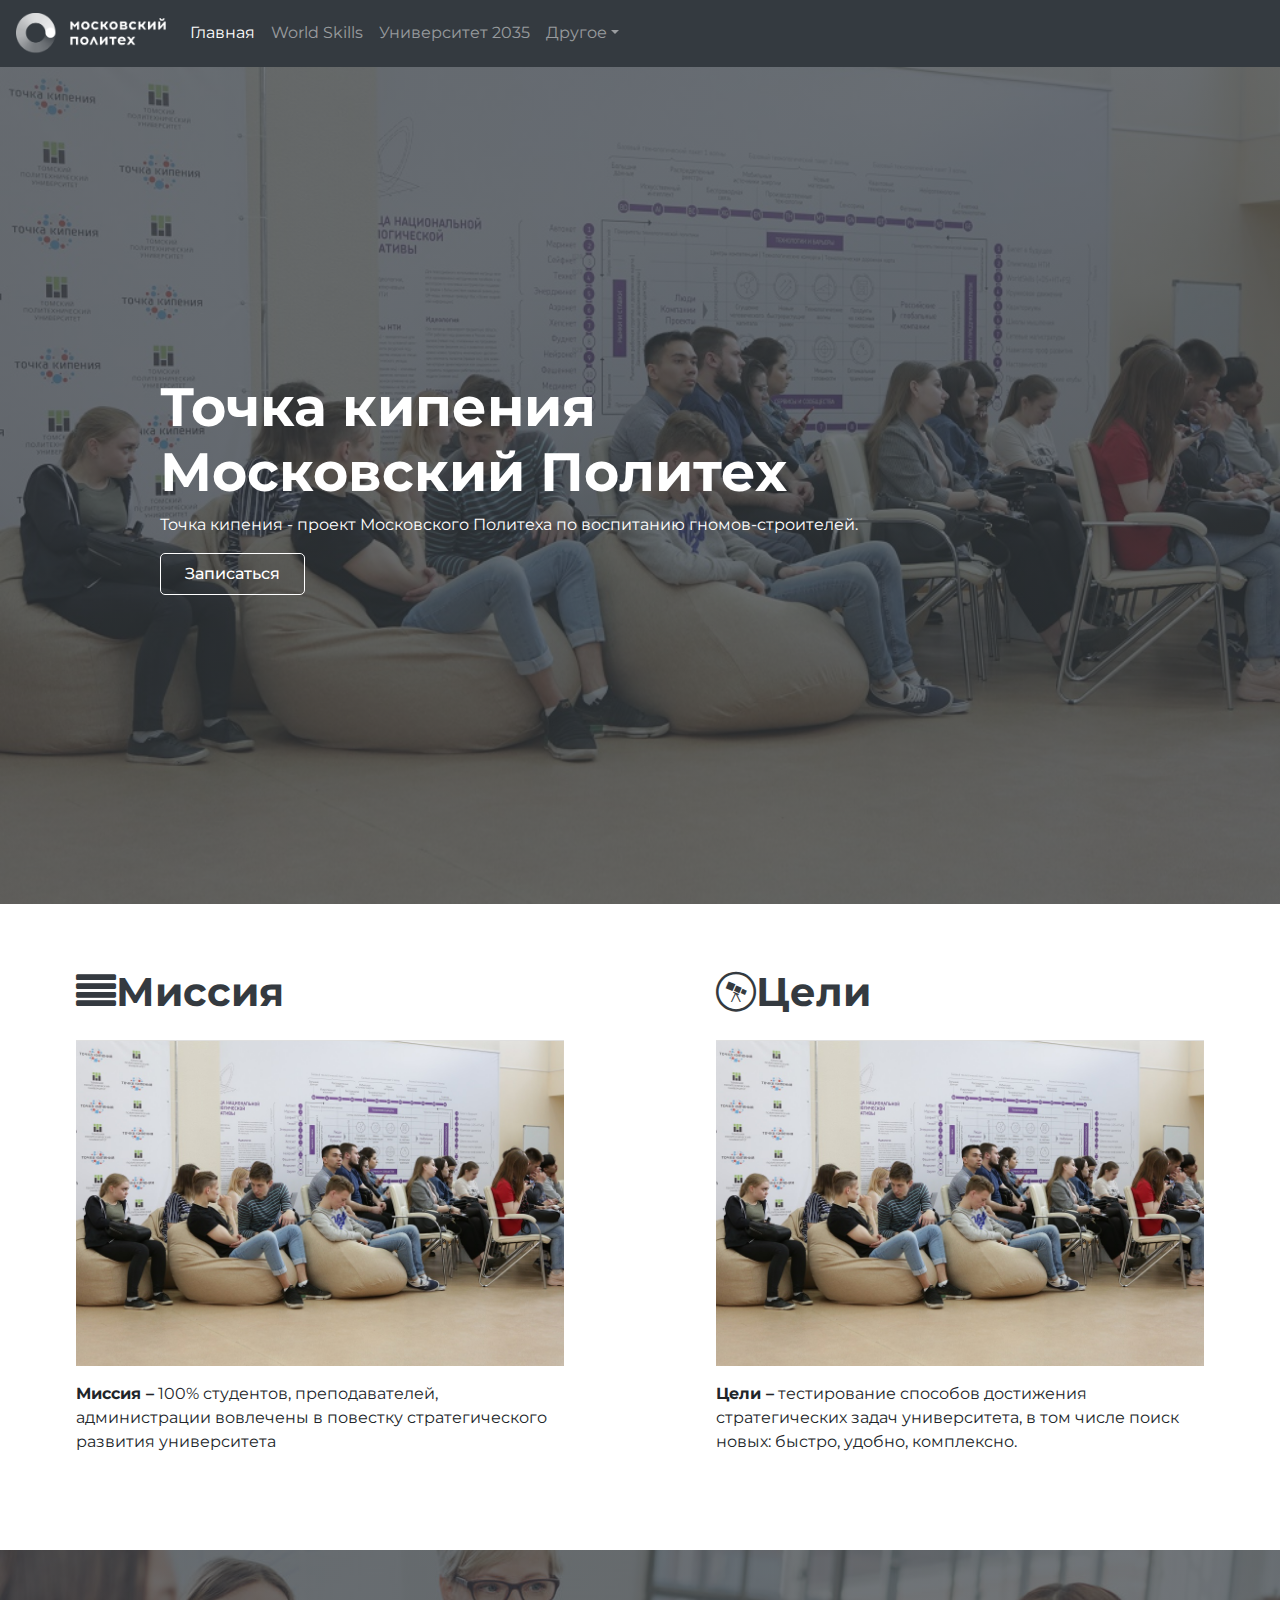
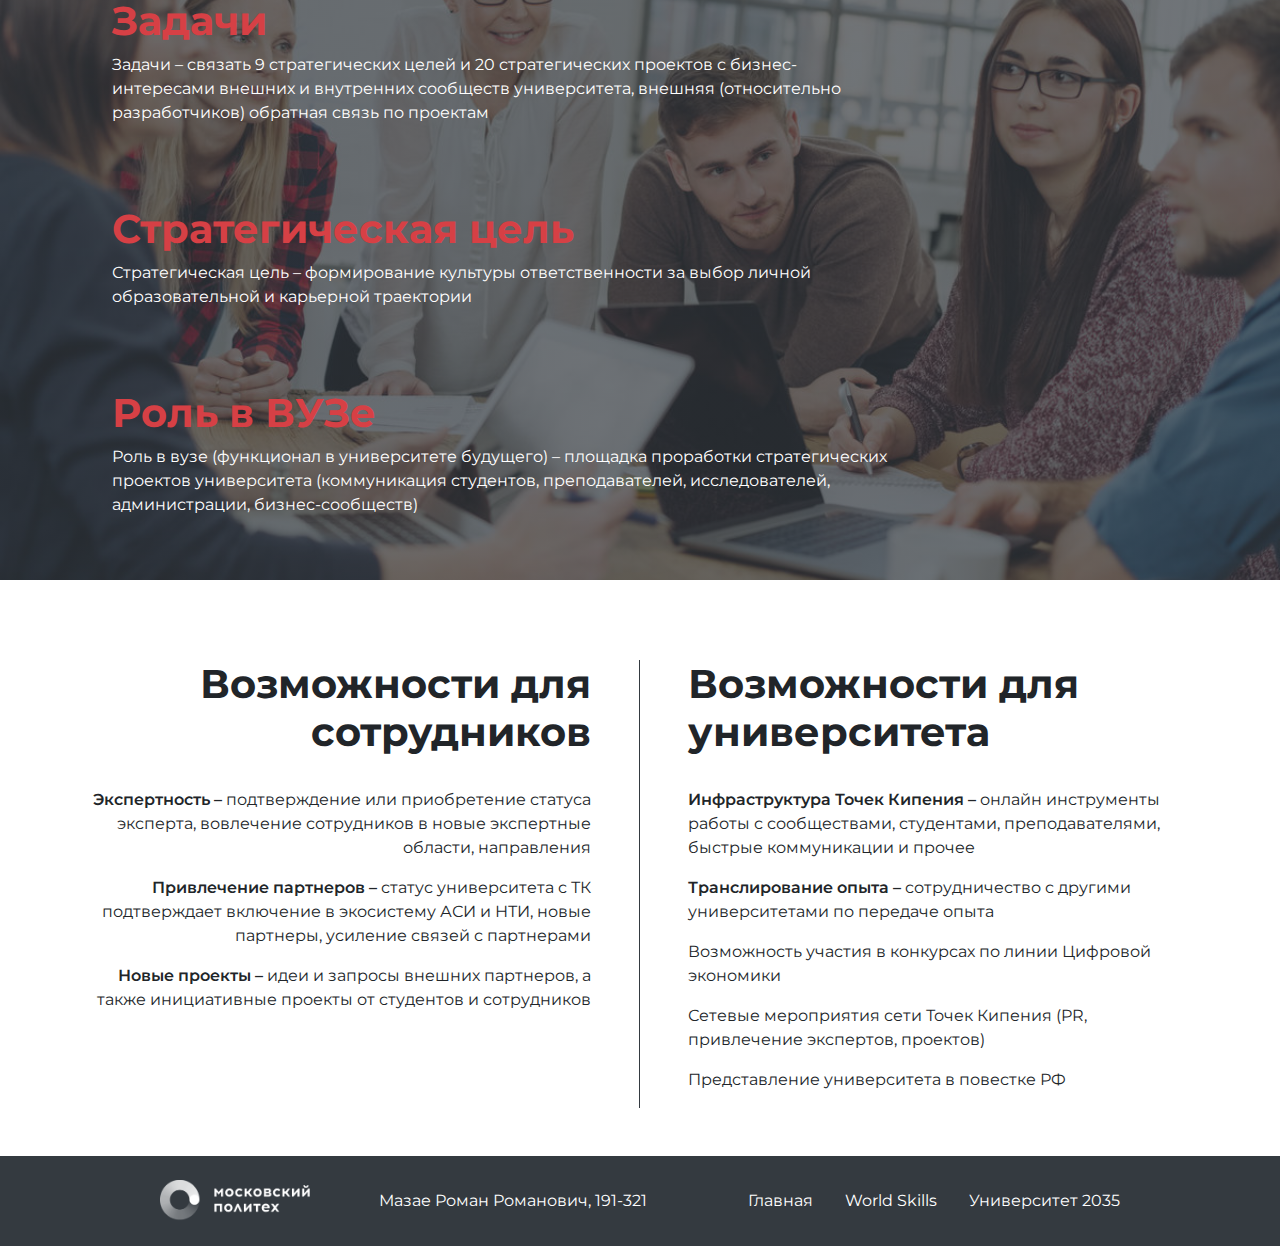
<file: index.html>
<!doctype html>
<html lang="en">

<head>
    <meta charset="UTF-8">
    <meta name="viewport" content="width=device-width, user-scalable=no, initial-scale=1.0, maximum-scale=1.0, minimum-scale=1.0">
    <meta http-equiv="X-UA-Compatible" content="ie=edge">
    <title>RK-2 WEB Mazaev</title>
    <link rel="stylesheet" href="css/styles.css">
    <link rel="stylesheet" href="css/styles.min.css">
    <link href="https://fonts.googleapis.com/css2?family=Montserrat:wght@400;500;600;700&display=swap" rel="stylesheet">
    <link rel="stylesheet" href="fa\css\font-awesome.min.css">
    <link rel="stylesheet" href="https://maxcdn.bootstrapcdn.com/bootstrap/4.0.0/css/bootstrap.min.css" integrity="sha384-Gn5384xqQ1aoWXA+058RXPxPg6fy4IWvTNh0E263XmFcJlSAwiGgFAW/dAiS6JXm" crossorigin="anonymous">
</head>

<body>
    <div class="main">
        <header>
            <div class="main__header">
                <nav class="navbar navbar-expand-lg navbar-dark bg-dark">
                    <a class="navbar-brand" href="#">
                        <img src="./img/logo.png" alt="" width="150">
                    </a>
                    <button class="navbar-toggler" type="button" data-toggle="collapse" data-target="#navbarSupportedContent" aria-controls="navbarSupportedContent" aria-expanded="false" aria-label="Toggle navigation">
                    <span class="navbar-toggler-icon"></span>
                </button>
                    <div class="collapse navbar-collapse" id="navbarSupportedContent">
                        <ul class="navbar-nav mr-auto">
                            <li class="nav-item active">
                                <a class="nav-link" href="index.html">Главная</a>
                            </li>
                            <li class="nav-item">
                                <a class="nav-link" href="./Ws.html">World Skills</a>
                            </li>
                            <li class="nav-item">
                                <a class="nav-link" href="./uni.html">Университет 2035</a>
                            </li>
                            <li class="nav-item">
                                <div class="dropdown">
                                    <a class="nav-link dropdown-toggle" href="#" id="dropdownMenuButton" data-toggle="dropdown" aria-haspopup="true" aria-expanded="false">Другое</a>
                                    <div class="dropdown-menu" aria-labelledby="dropdownMenuButton">
                                        <a class="dropdown-item" href="#">Движение НТИ</a>
                                        <a class="dropdown-item" href="#">Сквозные технологии</a>
                                        <a class="dropdown-item" href="#">Кружковое движение</a>
                                        <a class="dropdown-item" href="#">Точка роста</a>
                                        <a class="dropdown-item" href="#">Наставничество</a>
                                        <a class="dropdown-item" href="#">Кадры в ЦЭ</a>
                                        <a class="dropdown-item" href="#">Университет 2035</a>
                                    </div>
                                </div>
                            </li>
                        </ul>
                    </div>
                </nav>
            </div>
        </header>
        <main>
            <div class="main__intro">
                <h1>
                    Точка кипения
                    <br> Московский Политех
                </h1>
                <p>Точка кипения - проект Московского Политеха по воспитанию гномов-строителей.</p>
                <button class="add" data-toggle="modal" data-target="#modal">Записаться</button>
                <div class="modal fade" id="modal" tabindex="-1" role="dialog" aria-labelledby="exampleModalLabel" aria-hidden="true">
                    <div class="modal-dialog" role="document">
                        <div class="modal-content">
                            <div class="modal-header">
                                <h5 class="modal-title" id="exampleModalLabel">Записаться на Точку Кипения</h5>
                                <button type="button" class="close" data-dismiss="modal" aria-label="Close">
                                <span aria-hidden="true">&times;</span>
                            </button>
                            </div>
                            <div class="modal-body">
                                <form class="needs-validation" novalidate>
                                    <div class="form-column">
                                        <div class="col-md-4 mb-3">
                                            <label for="validationCustom01">Имя</label>
                                            <input type="text" class="form-control" id="validationCustom01" placeholder="First name" value="Mark" required>
                                            <div class="valid-feedback">
                                                Отлично!
                                            </div>
                                        </div>
                                        <div class="col-md-4 mb-3">
                                            <label for="validationCustom02">Фамилия</label>
                                            <input type="text" class="form-control" id="validationCustom02" placeholder="Last name" value="Otto" required>
                                            <div class="valid-feedback">
                                                Отлично!
                                            </div>
                                        </div>
                                        <div class="col-md-6 mb-3">
                                            <label for="validationCustomUsername">Username</label>
                                            <div class="input-group">
                                                <div class="input-group-prepend">
                                                    <span class="input-group-text" id="inputGroupPrepend">@</span>
                                                </div>
                                                <input type="text" class="form-control" id="validationCustomUsername" placeholder="Username" aria-describedby="inputGroupPrepend" required>
                                                <div class="invalid-feedback">
                                                    Выберите username.
                                                </div>
                                            </div>
                                        </div>
                                    </div>
                                    <div class="form-column">
                                        <div class="col-md-6 mb-3">
                                            <label for="validationCustom03">Город</label>
                                            <input type="text" class="form-control" id="validationCustom03" placeholder="City" required>
                                            <div class="invalid-feedback">
                                                Отлично!
                                            </div>
                                        </div>
                                    </div>
                                    <div class="form-group">
                                        <div class="form-check">
                                            <input class="form-check-input" type="checkbox" value="" id="invalidCheck" required>
                                            <label class="form-check-label" for="invalidCheck">
                                      Подтвердите согласие на обработку данных.
                                    </label>
                                            <div class="invalid-feedback">
                                                Вы должны подтвердить.
                                            </div>
                                        </div>
                                    </div>
                                    <button class="btn btn-primary" type="submit">Подтвердить</button>
                                    <button type="button" class="btn btn-secondary" data-dismiss="modal">Закрыть</button>
                                </form>
                            </div>
                            <div class="modal-footer">
                            </div>
                        </div>
                    </div>
                </div>
            </div>
            <div class="main__content container-fluid">
                <div class="row">
                    <div class="col-lg-6">
                        <div class="main__content_mission">
                            <div class="card">
                                <div class="card-header">
                                    <h1><i class="fa fa-align-justify" aria-hidden="true"></i>Миссия</h1>
                                </div>
                                <div class="card-body">
                                    <img src="./img/back.png" alt="">
                                    <p><span>Миссия –</span> 100% студентов, преподавателей, администрации вовлечены в повестку стратегического развития университета</p>
                                </div>
                            </div>
                        </div>
                    </div>
                    <div class="col-lg-6">
                        <div class="main__content_targets">
                            <div class="card">
                                <div class="card-header">
                                    <h1><i class="fa fa-wpexplorer" aria-hidden="true"></i>Цели</h1>
                                </div>
                                <div class="card-body">
                                    <img src="./img/back.png" alt="">
                                    <p><span>Цели –</span> тестирование способов достижения стратегических задач университета, в том числе поиск новых: быстро, удобно, комплексно.</p>
                                </div>
                            </div>
                        </div>
                    </div>
                </div>
                <div class="main__content_sbk">
                    <div class="main__content_tasks">
                        <h1>Задачи</h1>
                        <p>Задачи – связать 9 стратегических целей и 20 стратегических проектов с бизнес- интересами внешних и внутренних сообществ университета, внешняя (относительно разработчиков) обратная связь по проектам</p>
                    </div>
                    <div class="main__content_strategy">
                        <h1>Стратегическая цель</h1>
                        <p>Стратегическая цель – формирование культуры ответственности за выбор личной образовательной и карьерной траектории</p>
                    </div>
                    <div class="main__content_role">
                        <h1>Роль в ВУЗе</h1>
                        <p>Роль в вузе (функционал в университете будущего) – площадка проработки стратегических проектов университета (коммуникация студентов, преподавателей, исследователей, администрации, бизнес-сообществ)</p>
                    </div>
                </div>
                <div class="row">
                    <div class="col-lg-12">
                        <div class="main__content_capabilities container-fluid">
                            <div class="row">
                                <div class="col-lg-6 for-personal">
                                    <h1>Возможности для сотрудников</h1>
                                    <ul>
                                        <li><span>Экспертность –</span> подтверждение или приобретение статуса эксперта, вовлечение сотрудников в новые экспертные области, направления</li>
                                        <li><span>Привлечение партнеров –</span> статус университета с ТК подтверждает включение в экосистему АСИ и НТИ, новые партнеры, усиление связей с партнерами</li>
                                        <li><span>Новые проекты –</span> идеи и запросы внешних партнеров, а также инициативные проекты от студентов и сотрудников</li>
                                    </ul>
                                </div>
                                <div class="col-lg-6 for-uni">
                                    <h1>Возможности для университета</h1>
                                    <ul>
                                        <li><span>Инфраструктура Точек Кипения –</span> онлайн инструменты работы с сообществами, студентами, преподавателями, быстрые коммуникации и прочее</li>
                                        <li><span>Транслирование опыта –</span> сотрудничество с другими университетами по передаче опыта</li>
                                        <li>Возможность участия в конкурсах по линии Цифровой экономики</li>
                                        <li>Сетевые мероприятия сети Точек Кипения (PR, привлечение экспертов, проектов)</li>
                                        <li>Представление университета в повестке РФ</li>
                                    </ul>
                                </div>
                            </div>
                        </div>
                    </div>
                </div>
            </div>
        </main>
        <footer>
            <div class="main__footer">
                <img src="./img/logo.png" alt="" width="150">
                <p>Мазае Роман Романович, 191-321</p>
                <ul class="main__footer_navigation">
                    <li><a href="index.html">Главная</a></li>
                    <li><a href="./Ws.html">World Skills</a></li>
                    <li><a href="./uni.html">Университет 2035</a></li>
                </ul>
            </div>
        </footer>
    </div>
</body>
<script src="https://code.jquery.com/jquery-3.2.1.slim.min.js" integrity="sha384-KJ3o2DKtIkvYIK3UENzmM7KCkRr/rE9/Qpg6aAZGJwFDMVNA/GpGFF93hXpG5KkN" crossorigin="anonymous"></script>
<script src="https://cdnjs.cloudflare.com/ajax/libs/popper.js/1.12.9/umd/popper.min.js" integrity="sha384-ApNbgh9B+Y1QKtv3Rn7W3mgPxhU9K/ScQsAP7hUibX39j7fakFPskvXusvfa0b4Q" crossorigin="anonymous"></script>
<script src="https://maxcdn.bootstrapcdn.com/bootstrap/4.0.0/js/bootstrap.min.js" integrity="sha384-JZR6Spejh4U02d8jOt6vLEHfe/JQGiRRSQQxSfFWpi1MquVdAyjUar5+76PVCmYl" crossorigin="anonymous"></script>

</html>
</file>
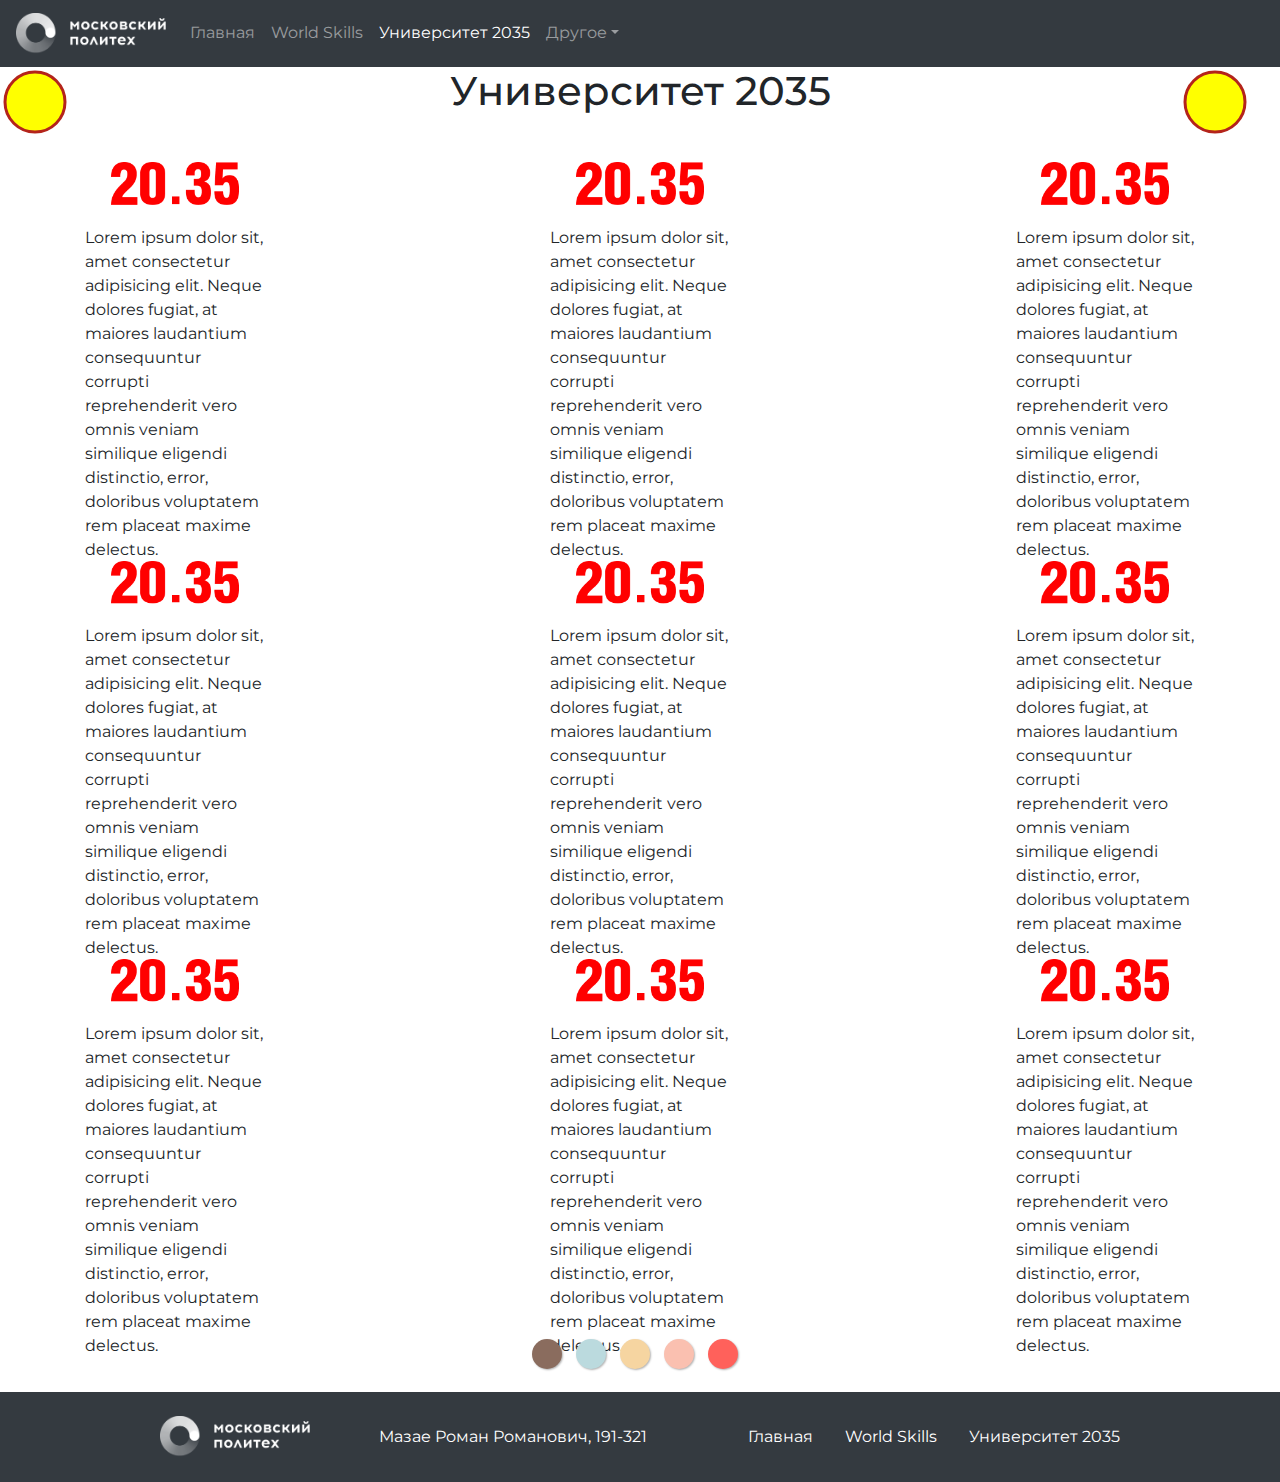
<file: uni.html>
<!doctype html>
<html lang="en">

<head>
    <meta charset="UTF-8">
    <meta name="viewport" content="width=device-width, user-scalable=no, initial-scale=1.0, maximum-scale=1.0, minimum-scale=1.0">
    <meta http-equiv="X-UA-Compatible" content="ie=edge">
    <title>University</title>
    <link rel="stylesheet" href="./css/styles.css">
    <link rel="stylesheet" href="./css/styles.min.css">
    <link href="https://fonts.googleapis.com/css2?family=Montserrat:wght@400;500;600;700&display=swap" rel="stylesheet">
    <link rel="stylesheet" href="fa\css\font-awesome.min.css">
    <link rel="stylesheet" href="https://maxcdn.bootstrapcdn.com/bootstrap/4.0.0/css/bootstrap.min.css" integrity="sha384-Gn5384xqQ1aoWXA+058RXPxPg6fy4IWvTNh0E263XmFcJlSAwiGgFAW/dAiS6JXm" crossorigin="anonymous">
</head>

<body>
    <div class="main">
        <header>
            <div class="main__header">
                <nav class="navbar navbar-expand-lg navbar-dark bg-dark">
                    <a class="navbar-brand" href="#">
                        <img src="./img/logo.png" alt="" width="150">
                    </a>
                    <button class="navbar-toggler" type="button" data-toggle="collapse" data-target="#navbarSupportedContent" aria-controls="navbarSupportedContent" aria-expanded="false" aria-label="Toggle navigation">
                <span class="navbar-toggler-icon"></span>
            </button>
                    <div class="collapse navbar-collapse" id="navbarSupportedContent">
                        <ul class="navbar-nav mr-auto">
                            <li class="nav-item">
                                <a class="nav-link" href="index.html">Главная</a>
                            </li>
                            <li class="nav-item">
                                <a class="nav-link" href="./Ws.html">World Skills</a>
                            </li>
                            <li class="nav-item active">
                                <a class="nav-link" href="./uni.html">Университет 2035</a>
                            </li>
                            <li class="nav-item">
                                <div class="dropdown">
                                    <a class="nav-link dropdown-toggle" href="#" id="dropdownMenuButton" data-toggle="dropdown" aria-haspopup="true" aria-expanded="false">Другое</a>
                                    <div class="dropdown-menu" aria-labelledby="dropdownMenuButton">
                                        <a class="dropdown-item" href="#">Движение НТИ</a>
                                        <a class="dropdown-item" href="#">Сквозные технологии</a>
                                        <a class="dropdown-item" href="#">Кружковое движение</a>
                                        <a class="dropdown-item" href="#">Точка роста</a>
                                        <a class="dropdown-item" href="#">Наставничество</a>
                                        <a class="dropdown-item" href="#">Кадры в ЦЭ</a>
                                        <a class="dropdown-item" href="#">Университет 2035</a>
                                    </div>
                                </div>
                            </li>
                        </ul>
                    </div>
                </nav>
            </div>
        </header>
        <main>
            <div class="main__contentUni">
                <div class="svg alternate">
                    <div>
                        <svg xmlns="http://www.w3.org/2000/svg" version="1.1" width="100" height="70">
            <circle cx="35" cy="35" r="30"
                    stroke="#b4241b" stroke-width="3" fill="#ffff00" />
        </svg>
                    </div>
                    <h1>Университет 2035</h1>
                    <div>
                        <svg xmlns="http://www.w3.org/2000/svg" version="1.1" width="100" height="70">
            <circle cx="35" cy="35" r="30"
                    stroke="#b4241b" stroke-width="3" fill="#ffff00" />
        </svg>
                    </div>
                </div>
                <div class="container container-cards">
                    <div class="row-cards">
                        <div class="cards">
                            <img src="img/2035.png" alt="2035" class="cards-img">
                            <div>
                                <span>
                                Lorem ipsum dolor sit, amet consectetur adipisicing elit. Neque dolores fugiat, at maiores laudantium consequuntur corrupti reprehenderit vero omnis veniam similique eligendi distinctio, error, doloribus voluptatem rem placeat maxime delectus.
                            </span>
                            </div>
                        </div>
                        <div class="cards">
                            <img src="img/2035.png" alt="2035" class="cards-img">
                            <div>
                                <span>
                                Lorem ipsum dolor sit, amet consectetur adipisicing elit. Neque dolores fugiat, at maiores laudantium consequuntur corrupti reprehenderit vero omnis veniam similique eligendi distinctio, error, doloribus voluptatem rem placeat maxime delectus.
                            </span>
                            </div>
                        </div>
                        <div class="cards">
                            <img src="img/2035.png" alt="2035" class="cards-img">
                            <div>
                                <span>
                                Lorem ipsum dolor sit, amet consectetur adipisicing elit. Neque dolores fugiat, at maiores laudantium consequuntur corrupti reprehenderit vero omnis veniam similique eligendi distinctio, error, doloribus voluptatem rem placeat maxime delectus.
                            </span>
                            </div>
                        </div>
                    </div>
                    <div class="row-cards">
                        <div class="cards">
                            <img src="img/2035.png" alt="2035" class="cards-img">
                            <div>
                                <span>
                                Lorem ipsum dolor sit, amet consectetur adipisicing elit. Neque dolores fugiat, at maiores laudantium consequuntur corrupti reprehenderit vero omnis veniam similique eligendi distinctio, error, doloribus voluptatem rem placeat maxime delectus.
                            </span>
                            </div>
                        </div>
                        <div class="cards">
                            <img src="img/2035.png" alt="2035" class="cards-img">
                            <div>
                                <span>
                                Lorem ipsum dolor sit, amet consectetur adipisicing elit. Neque dolores fugiat, at maiores laudantium consequuntur corrupti reprehenderit vero omnis veniam similique eligendi distinctio, error, doloribus voluptatem rem placeat maxime delectus.
                            </span>
                            </div>
                        </div>
                        <div class="cards">
                            <img src="img/2035.png" alt="2035" class="cards-img">
                            <div>
                                <span>
                                Lorem ipsum dolor sit, amet consectetur adipisicing elit. Neque dolores fugiat, at maiores laudantium consequuntur corrupti reprehenderit vero omnis veniam similique eligendi distinctio, error, doloribus voluptatem rem placeat maxime delectus.
                            </span>
                            </div>
                        </div>
                    </div>
                    <div class="row-cards">
                        <div class="cards">
                            <img src="img/2035.png" alt="2035" class="cards-img">
                            <div>
                                <span>
                                Lorem ipsum dolor sit, amet consectetur adipisicing elit. Neque dolores fugiat, at maiores laudantium consequuntur corrupti reprehenderit vero omnis veniam similique eligendi distinctio, error, doloribus voluptatem rem placeat maxime delectus.
                            </span>
                            </div>
                        </div>
                        <div class="cards">
                            <img src="img/2035.png" alt="2035" class="cards-img">
                            <div>
                                <span>
                                Lorem ipsum dolor sit, amet consectetur adipisicing elit. Neque dolores fugiat, at maiores laudantium consequuntur corrupti reprehenderit vero omnis veniam similique eligendi distinctio, error, doloribus voluptatem rem placeat maxime delectus.
                            </span>
                            </div>
                        </div>
                        <div class="cards">
                            <img src="img/2035.png" alt="2035" class="cards-img">
                            <div>
                                <span>
                                Lorem ipsum dolor sit, amet consectetur adipisicing elit. Neque dolores fugiat, at maiores laudantium consequuntur corrupti reprehenderit vero omnis veniam similique eligendi distinctio, error, doloribus voluptatem rem placeat maxime delectus.
                            </span>
                            </div>
                        </div>
                    </div>
                </div>
                <div class="animation">
                    <ul class="alternate">
                        <li></li>
                        <li></li>
                        <li></li>
                        <li></li>
                        <li></li>
                    </ul>
                </div>
            </div>
        </main>
        <footer>
            <div class="main__footer">
                <img src="./img/logo.png" alt="" width="150">
                <p>Мазае Роман Романович, 191-321</p>
                <ul class="main__footer_navigation">
                    <li><a href="index.html">Главная</a></li>
                    <li><a href="./Ws.html">World Skills</a></li>
                    <li><a href="./uni.html">Университет 2035</a></li>
                </ul>
            </div>
        </footer>
    </div>
</body>
<script src="https://code.jquery.com/jquery-3.2.1.slim.min.js" integrity="sha384-KJ3o2DKtIkvYIK3UENzmM7KCkRr/rE9/Qpg6aAZGJwFDMVNA/GpGFF93hXpG5KkN" crossorigin="anonymous"></script>
<script src="https://cdnjs.cloudflare.com/ajax/libs/popper.js/1.12.9/umd/popper.min.js" integrity="sha384-ApNbgh9B+Y1QKtv3Rn7W3mgPxhU9K/ScQsAP7hUibX39j7fakFPskvXusvfa0b4Q" crossorigin="anonymous"></script>
<script src="https://maxcdn.bootstrapcdn.com/bootstrap/4.0.0/js/bootstrap.min.js" integrity="sha384-JZR6Spejh4U02d8jOt6vLEHfe/JQGiRRSQQxSfFWpi1MquVdAyjUar5+76PVCmYl" crossorigin="anonymous"></script>

</html>
</file>
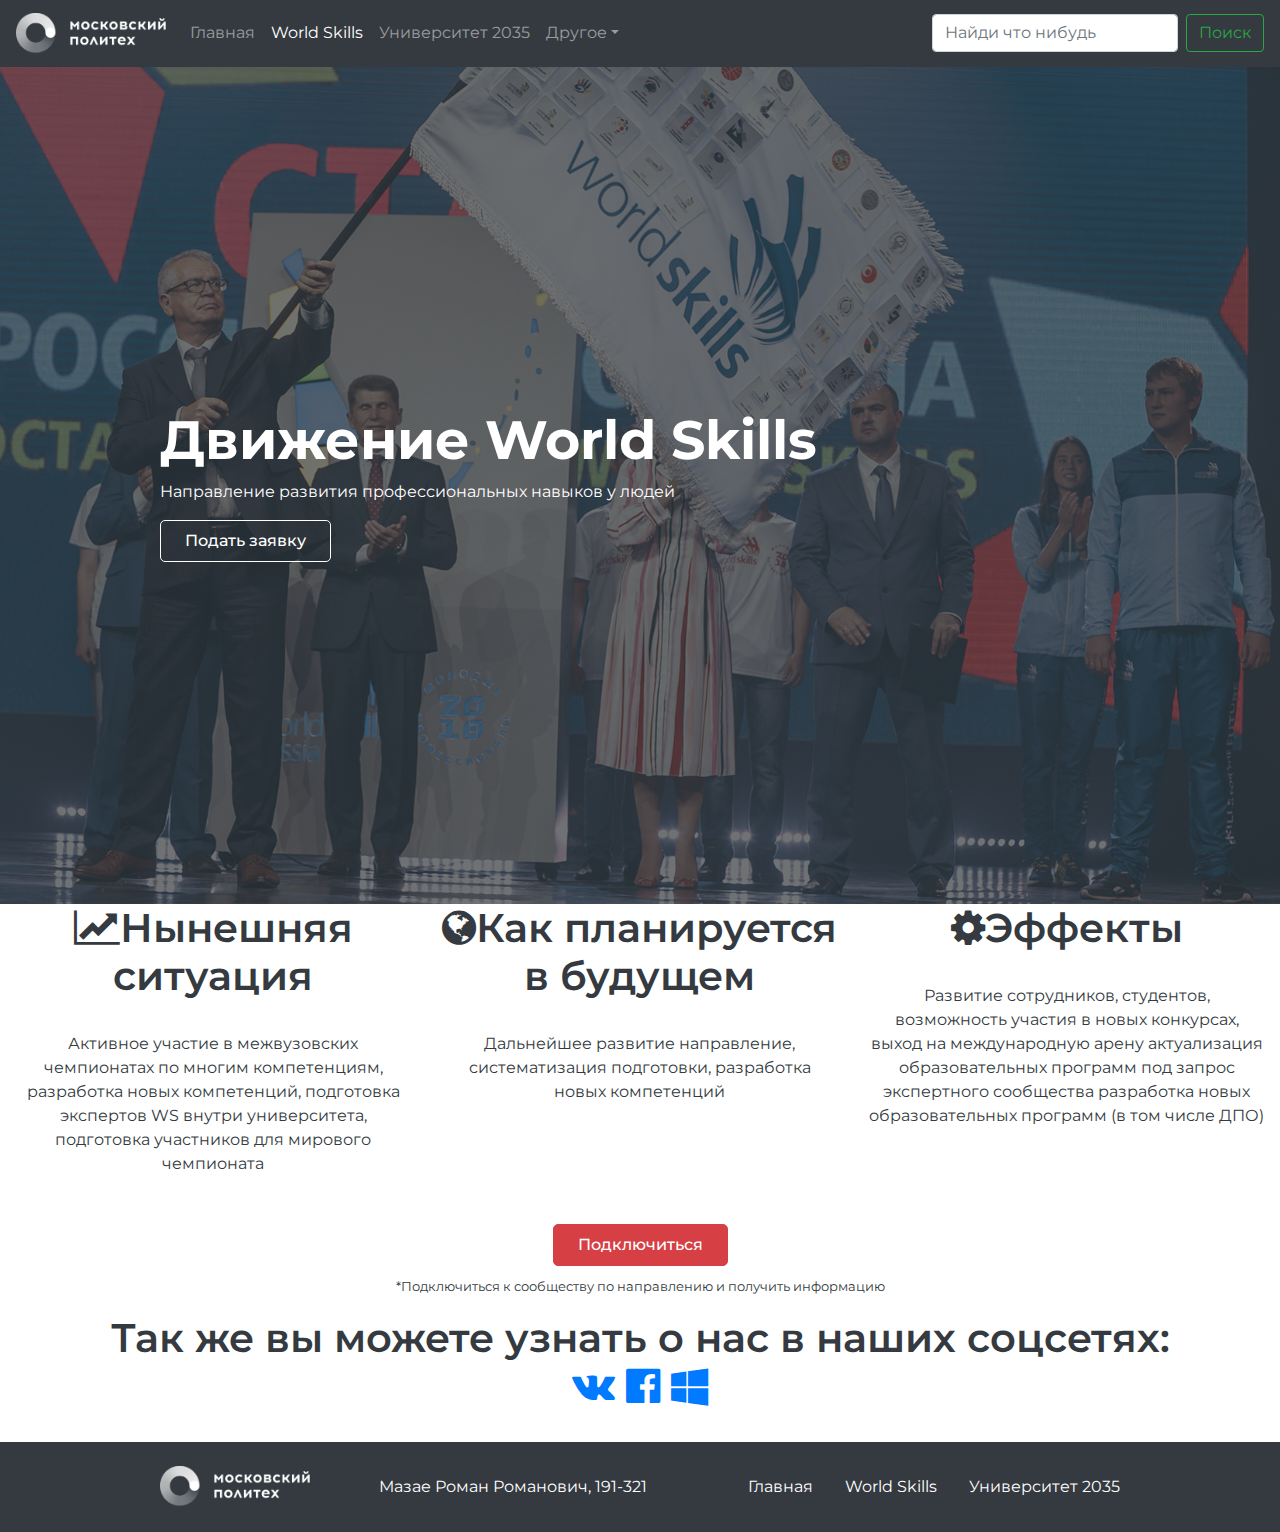
<file: Ws.html>
<!doctype html>
<html lang="en">

<head>
    <meta charset="UTF-8">
    <meta name="viewport" content="width=device-width, user-scalable=no, initial-scale=1.0, maximum-scale=1.0, minimum-scale=1.0">
    <meta http-equiv="X-UA-Compatible" content="ie=edge">
    <title>World Skills</title>
    <link rel="stylesheet" href="./css/styles.css">
    <link rel="stylesheet" href="./css/styles.min.css">
    <link href="https://fonts.googleapis.com/css2?family=Montserrat:wght@400;500;600;700&display=swap" rel="stylesheet">
    <link rel="stylesheet" href="fa\css\font-awesome.min.css">
    <link rel="stylesheet" href="https://maxcdn.bootstrapcdn.com/bootstrap/4.0.0/css/bootstrap.min.css" integrity="sha384-Gn5384xqQ1aoWXA+058RXPxPg6fy4IWvTNh0E263XmFcJlSAwiGgFAW/dAiS6JXm" crossorigin="anonymous">
</head>

<body>
    <div class="main">
        <header>
            <div class="main__header">
                <nav class="navbar navbar-expand-lg navbar-dark bg-dark">
                    <a class="navbar-brand" href="#">
                        <img src="./img/logo.png" alt="" width="150">
                    </a>
                    <button class="navbar-toggler" type="button" data-toggle="collapse" data-target="#navbarSupportedContent" aria-controls="navbarSupportedContent" aria-expanded="false" aria-label="Toggle navigation">
                    <span class="navbar-toggler-icon"></span>
                </button>
                    <div class="collapse navbar-collapse" id="navbarSupportedContent">
                        <ul class="navbar-nav mr-auto">
                            <li class="nav-item">
                                <a class="nav-link" href="index.html">Главная</a>
                            </li>
                            <li class="nav-item active">
                                <a class="nav-link" href="./Ws.html">World Skills</a>
                            </li>
                            <li class="nav-item">
                                <a class="nav-link" href="./uni.html">Университет 2035</a>
                            </li>
                            <li class="nav-item">
                                <div class="dropdown">
                                    <a class="nav-link dropdown-toggle" href="#" id="dropdownMenuButton" data-toggle="dropdown" aria-haspopup="true" aria-expanded="false">Другое</a>
                                    <div class="dropdown-menu" aria-labelledby="dropdownMenuButton">
                                        <a class="dropdown-item" href="#">Движение НТИ</a>
                                        <a class="dropdown-item" href="#">Сквозные технологии</a>
                                        <a class="dropdown-item" href="#">Кружковое движение</a>
                                        <a class="dropdown-item" href="#">Точка роста</a>
                                        <a class="dropdown-item" href="#">Наставничество</a>
                                        <a class="dropdown-item" href="#">Кадры в ЦЭ</a>
                                        <a class="dropdown-item" href="#">Университет 2035</a>
                                    </div>
                                </div>
                            </li>
                        </ul>
                        <form class="form-inline my-2 my-lg-0">
                            <input class="form-control mr-sm-2" type="search" placeholder="Найди что нибудь" aria-label="Search">
                            <button class="btn btn-outline-success my-2 my-sm-0" type="submit">Поиск</button>
                        </form>
                    </div>
                </nav>
            </div>
        </header>
        <main>
            <class class="main__introWS">
                <h1>Движение World Skills</h1>
                <p>Направление развития профессиональных навыков у людей</p>
                <button class="add" data-toggle="modal" data-target="#modal">Подать заявку</button>
                <div class="modal fade" id="modal" tabindex="-1" role="dialog" aria-labelledby="exampleModalLabel" aria-hidden="true">
                    <div class="modal-dialog" role="document">
                        <div class="modal-content">
                            <div class="modal-header">
                                <h5 class="modal-title" id="exampleModalLabel">Подать заявку</h5>
                                <button type="button" class="close" data-dismiss="modal" aria-label="Close">
                        <span aria-hidden="true">&times;</span>
                      </button>
                            </div>
                            <div class="modal-body">
                                <form class="needs-validation" novalidate>
                                    <div class="form-column">
                                        <div class="col-md-4 mb-3">
                                            <label for="validationCustom01">Имя</label>
                                            <input type="text" class="form-control" id="validationCustom01" placeholder="First name" value="Mark" required>
                                            <div class="valid-feedback">
                                                Отлично!
                                            </div>
                                        </div>
                                        <div class="col-md-4 mb-3">
                                            <label for="validationCustom02">Фамилия</label>
                                            <input type="text" class="form-control" id="validationCustom02" placeholder="Last name" value="Otto" required>
                                            <div class="valid-feedback">
                                                Отлично!
                                            </div>
                                        </div>
                                        <div class="col-md-6 mb-3">
                                            <label for="validationCustomUsername">Username</label>
                                            <div class="input-group">
                                                <div class="input-group-prepend">
                                                    <span class="input-group-text" id="inputGroupPrepend">@</span>
                                                </div>
                                                <input type="text" class="form-control" id="validationCustomUsername" placeholder="Username" aria-describedby="inputGroupPrepend" required>
                                                <div class="invalid-feedback">
                                                    Выберите username.
                                                </div>
                                            </div>
                                        </div>
                                    </div>
                                    <div class="form-column">
                                        <div class="col-md-6 mb-3">
                                            <label for="validationCustom03">Город</label>
                                            <input type="text" class="form-control" id="validationCustom03" placeholder="City" required>
                                            <div class="invalid-feedback">
                                                Отлично!
                                            </div>
                                        </div>
                                    </div>
                                    <div class="form-group">
                                        <div class="form-check">
                                            <input class="form-check-input" type="checkbox" value="" id="invalidCheck" required>
                                            <label class="form-check-label" for="invalidCheck">
                                  Подтвердите согласие на обработку данных.
                                </label>
                                            <div class="invalid-feedback">
                                                Вы должны подтвердить.
                                            </div>
                                        </div>
                                    </div>
                                    <button class="btn btn-primary" type="submit">Подтвердить</button>
                                    <button type="button" class="btn btn-secondary" data-dismiss="modal">Закрыть</button>
                                </form>
                            </div>
                            <div class="modal-footer">
                            </div>
                        </div>
                    </div>
                </div>
            </class>
    </div>
    <div class="main__contentWS container-fluid">
        <div class="row">
            <div class="col-lg-4">
                <div class="main__contentWS_now">
                    <h1><i class="fa fa-line-chart" aria-hidden="true"></i>Нынешняя ситуация</h1>
                    <p>Активное участие в межвузовских чемпионатах по многим компетенциям, разработка новых компетенций, подготовка экспертов WS внутри университета, подготовка участников для мирового чемпионата</p>
                </div>
            </div>
            <div class="col-lg-4">
                <div class="main__contentWS_future">
                    <h1><i class="fa fa-globe" aria-hidden="true"></i>Как планируется в будущем</h1>
                    <p>Дальнейшее развитие направление, систематизация подготовки, разработка новых компетенций</p>
                </div>
            </div>
            <div class="col-lg-4">
                <div class="main__contentWS_effects">
                    <h1><i class="fa fa-spin fa-cog" aria-hidden="true"></i>Эффекты</h1>
                    <p> Развитие сотрудников, студентов, возможность участия в новых конкурсах, выход на международную арену актуализация образовательных программ под запрос экспертного сообщества разработка новых образовательных программ (в том числе ДПО)
                    </p>
                </div>
            </div>
        </div>
        <div class="main__contentWS_info">
            <button>Подключиться</button>
            <br>
            <small>*Подключиться к сообществу по направлению и получить информацию</small>
            <p></p>
            <h1>Так же вы можете узнать о нас в наших соцсетях:
                <br>
                <a href="https://vk.com/id208251930"><i class="fa fa-vk" aria-hidden="true"></i></a>
                <a href="https://www.facebook.com/worldskills.ru/"><i class="fa fa-facebook-official" aria-hidden="true"></i></a>
                <a href="http://worldskillsrussia.org/"><i class="fa fa-windows" aria-hidden="true"></i></a>
            </h1>
        </div>
    </div>
    </main>
    <footer>
        <div class="main__footer">
            <img src="./img/logo.png" alt="" width="150">
            <p>Мазае Роман Романович, 191-321</p>
            <ul class="main__footer_navigation">
                <li><a href="index.html">Главная</a></li>
                <li><a href="./Ws.html">World Skills</a></li>
                <li><a href="./uni.html">Университет 2035</a></li>
            </ul>
        </div>
    </footer>
    </div>
</body>
<script src="https://code.jquery.com/jquery-3.2.1.slim.min.js" integrity="sha384-KJ3o2DKtIkvYIK3UENzmM7KCkRr/rE9/Qpg6aAZGJwFDMVNA/GpGFF93hXpG5KkN" crossorigin="anonymous"></script>
<script src="https://cdnjs.cloudflare.com/ajax/libs/popper.js/1.12.9/umd/popper.min.js" integrity="sha384-ApNbgh9B+Y1QKtv3Rn7W3mgPxhU9K/ScQsAP7hUibX39j7fakFPskvXusvfa0b4Q" crossorigin="anonymous"></script>
<script src="https://maxcdn.bootstrapcdn.com/bootstrap/4.0.0/js/bootstrap.min.js" integrity="sha384-JZR6Spejh4U02d8jOt6vLEHfe/JQGiRRSQQxSfFWpi1MquVdAyjUar5+76PVCmYl" crossorigin="anonymous"></script>

</html>
</file>
<file: css/styles.css>
@media print {
    a[href^=http]:after {
        content: " <" attr(href) ">";
    }
}

@page :first {
    margin: 1cm;
}

@page :left {
    margin: 1cm 3cm 1cm 1.5cm;
}

@page :right {
    margin: 1cm 3cm 1cm 1.5cm;
}

.svg {
    display: flex;
    justify-content: space-between;
}

.cards-img {
    width: 10vw;
    height: 10vh;
}

.container-cards {
    display: flex;
    flex-direction: column;
}


/* .row-cards {
    display: flex;
    justify-content: space-between;
} */

.cards {
    height: 40vh;
    display: flex;
    justify-content: center;
    align-items: center;
    flex-direction: column;
}

.animation {
    display: flex;
    justify-content: center;
}

.animation li {
    display: inline-block;
    width: 30px;
    height: 30px;
    border-radius: 50%;
    margin-right: 10px;
    box-shadow: 1px 1px 2px rgba(0, 0, 0, .3);
}

.animation li:nth-child(1) {
    background: #8A6C5E
}

.animation li:nth-child(2) {
    background: #BBDADE
}

.animation li:nth-child(3) {
    background: #F6D5A1
}

.animation li:nth-child(4) {
    background: #FAC0B0
}

.animation li:nth-child(5) {
    background: #FF615B
}

.alternate li {
    -webkit-animation: shake .7s linear alternate infinite;
    animation: shake .7s linear alternate infinite;
}

@-webkit-keyframes shake {
    100% {
        -webkit-transform: translateX(-30px);
    }
}

@keyframes shake {
    100% {
        transform: translateX(-30px);
    }
}

@media screen and (min-width: 500px) {
    .row-cards {
        margin-top: 10vw;
        display: flex;
        flex-direction: column;
        align-items: center;
    }
    .cards {
        font-size: 1rem;
        width: 70%;
    }
}

@media screen and (min-width: 800px) {
    .row-cards {
        margin-top: 3vw;
        display: flex;
        justify-content: space-between;
        flex-direction: row;
    }
    .cards {
        width: 14vw;
    }
}
</file>
<file: css/styles.min.css>
*{box-sizing:border-box;margin:0;padding:0;font-family:Montserrat,sans-serif}::-moz-selection{background-color:transparent;color:#d64045}::selection{background-color:transparent;color:#d64045}.main__header{min-height:7vh;width:100%}.main__intro{min-height:93vh;width:100%;display:flex;flex-direction:column;justify-content:center;align-items:flex-start;padding:0 10rem;background:linear-gradient(to top,rgba(52,58,64,.7),rgba(52,58,64,.7)),url(../img/back.png) center center/cover no-repeat}.main__intro h1{color:#fff;font-weight:700;font-size:54px}.main__intro p{color:#fff}.main .add{border:1px solid #fff;background-color:transparent;color:#fff;border-radius:5px;padding:.5rem 1.5rem;font-weight:500;cursor:pointer;transition-duration:.5s}.main .add:hover{background-color:#d64045;border:1px solid #d64045}.main__content{padding:3rem 0!important}.main__content .row{margin:0}.main__content h1{font-weight:700}.main__content .card{width:80%;margin:0 auto;border:0}.main__content .card .card-header{background-color:transparent;color:#343a40;padding:1rem 0}.main__content .card .card-body{padding:0}.main__content .card .card-body p{padding:1rem 0;margin-bottom:0}.main__content .card .card-body p span{font-weight:700}.main__content .card .card-body img{width:100%}.main__content_sbk{min-height:70vh;color:#fff;margin:5rem 0;padding:0 5rem;display:flex;flex-direction:column;justify-content:center;background:linear-gradient(to top,rgba(52,58,64,.7),rgba(52,58,64,.7)),url(../img/back2.png) center center/cover no-repeat}.main__content_sbk div{width:70%;margin:2rem}.main__content_sbk div h1{color:#d64045}.main__content_capabilities{padding:0}.main__content_capabilities .col-lg-6{padding:0}.main__content_capabilities .for-personal,.main__content_capabilities .for-uni{padding:0 3rem;border-right:1px solid #343a40;text-align:right}.main__content_capabilities .for-personal h1,.main__content_capabilities .for-uni h1{margin-bottom:2rem}.main__content_capabilities .for-personal li,.main__content_capabilities .for-uni li{list-style:none;margin-bottom:1rem}.main__content_capabilities .for-personal li span,.main__content_capabilities .for-uni li span{font-weight:600}.main__content_capabilities .for-uni{border-right:none;text-align:left}.main__introWS{min-height:93vh;width:100%;color:#fff;display:flex;padding:0 10rem;flex-direction:column;justify-content:center;align-items:flex-start;background:linear-gradient(to top,rgba(52,58,64,.7),rgba(52,58,64,.7)),url(../img/back3.jpg) center center/cover no-repeat}.main__introWS h1{font-weight:700;font-size:54px}.main__contentWS{min-height:50vh;width:100%;display:flex;flex-direction:column;justify-content:center;align-items:center;color:#343a40}.main__contentWS div{text-align:center}.main__contentWS div h1{font-weight:600;margin-bottom:2rem}.main__contentWS_info button{background-color:#d64045;border:1px solid #d64045;border-radius:5px;padding:.5rem 1.5rem;color:#fff;font-weight:500;margin-top:2rem;margin-bottom:.5rem;transition-duration:.5s;cursor:pointer}.main__contentWS_info button:hover{background-color:transparent;border:1px solid #d64045;color:#d64045}.main__footer{background-color:#343a40;min-height:10vh;color:#fff;display:flex;justify-content:space-between;align-items:center;padding:0 10rem}.main__footer a,.main__footer li,.main__footer p,.main__footer ul{margin-bottom:0}.main__footer ul{display:flex;justify-content:center;align-items:center}.main__footer ul li{list-style-type:none;margin-left:2rem}.main__footer ul li a{color:#fff;text-decoration:none;transition-duration:.3s}.main__footer ul li a:hover{color:#d64045}@media (max-width:1050px){.main__content_capabilities .for-personal{text-align:left;margin-bottom:5rem;border:0}.main__footer{flex-direction:column;justify-content:space-around;min-height:30vh;text-align:center}.main__footer ul{flex-direction:column;justify-content:space-around}}@media (max-width:650px){.main h1{font-size:30px}.main a,.main li,.main p{font-size:14px}.main__intro{padding:2rem;text-align:center;display:flex;flex-direction:column;justify-content:center;align-items:center}.main__intro h1{font-size:40px}.main__intro p{font-size:14px}.main__content_sbk{padding:0}.main__content_sbk h1{font-size:30px}.main__content_sbk p{font-size:14px}.main__content_sbk div{margin-left:2rem}.main__footer{padding:1rem 0}.main__footer li{margin-left:0!important}}
</file>
